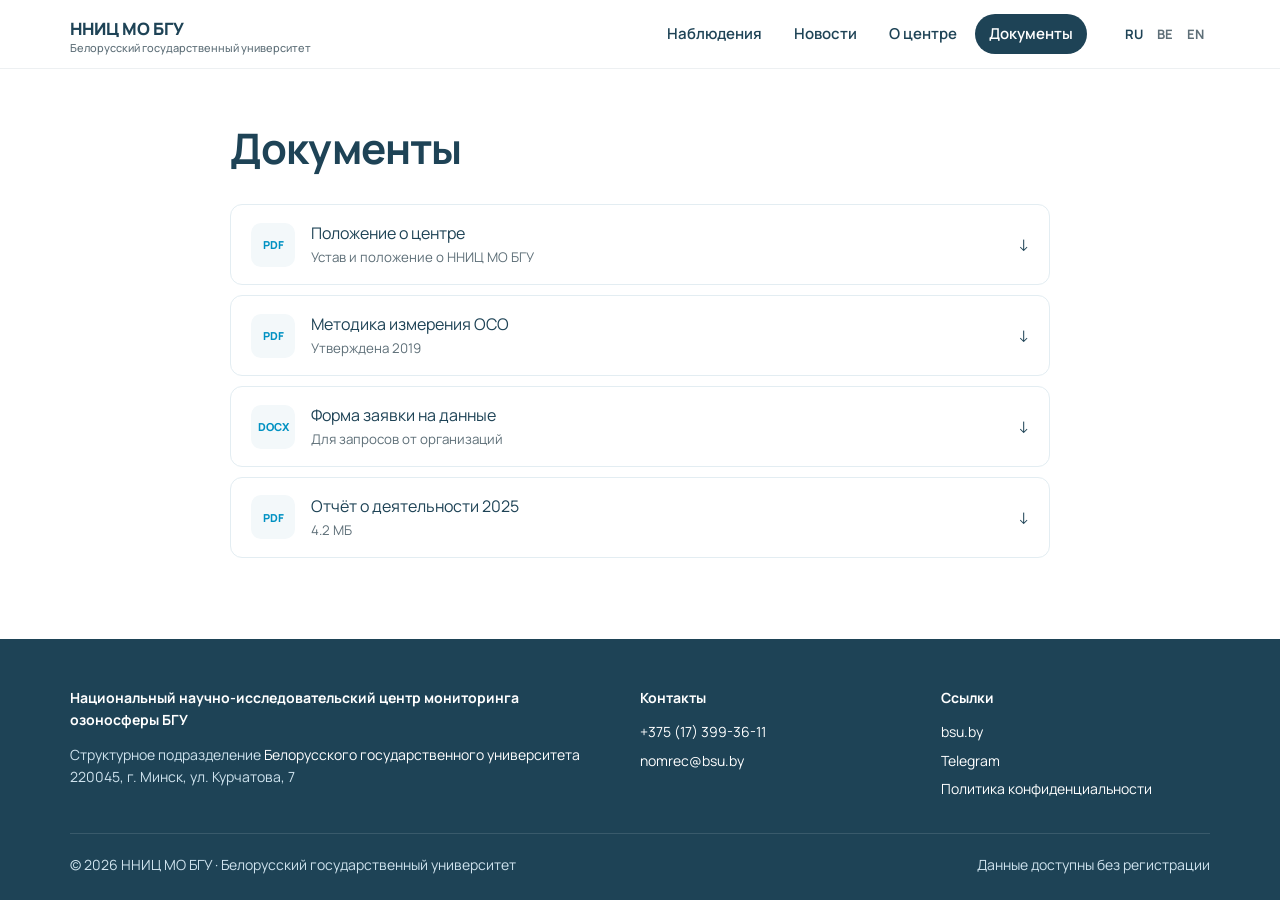
<file: documents.html>
<!doctype html>
<html lang="ru"><head><meta charset="utf-8"><meta name="viewport" content="width=device-width,initial-scale=1">
<title>Документы — ННИЦ МО БГУ</title>
<link href="https://fonts.googleapis.com/css2?family=Manrope:wght@400;500;600;700;800&display=swap" rel="stylesheet">
<link rel="icon" href="assets/img/brand/favicon.ico" sizes="any">
<link rel="icon" type="image/png" sizes="32x32" href="assets/img/brand/favicon-32.png">
<link rel="icon" type="image/png" sizes="16x16" href="assets/img/brand/favicon-16.png">
<link rel="apple-touch-icon" sizes="180x180" href="assets/img/brand/favicon-180.png">
<link rel="manifest" href="assets/img/brand/site.webmanifest">
<meta name="theme-color" content="#1e4356">
<link rel="stylesheet" href="assets/style.css?v=82">
</head><body>
<div id="header"></div><script src="assets/layout.js?v=82"></script>
<section><div class="container" style="max-width:860px">
  <h1 style="margin-bottom:32px">Документы</h1>
  <div class="doc-list" id="docs"></div>
</div></section>
<div id="footer"></div>
<script>
const docs = [["Положение о центре","PDF","Устав и положение о ННИЦ МО БГУ"],["Методика измерения ОСО","PDF","Утверждена 2019"],["Форма заявки на данные","DOCX","Для запросов от организаций"],["Отчёт о деятельности 2025","PDF","4.2 МБ"]];
document.getElementById("docs").innerHTML = docs.map(([t,e,s]) => `<a class="doc" href="#"><span class="ext">${e}</span><span class="t">${t}<small>${s}</small></span><span>↓</span></a>`).join("");
</script>
</body></html>
</file>
<file: assets/style.css>
:root{
  --ink:#1e4356; --ink-2:#27556d; --accent:#68a4c4; --accent-2:#0091c2;
  --sky:#a2cce3; --bg:#ffffff; --bg-soft:#f3f8fa; --line:#e3edf2;
  --muted:#5e6f78; --radius:14px; --max:1180px;
  --font:"Manrope",system-ui,-apple-system,"Segoe UI",sans-serif;
}
*{box-sizing:border-box;margin:0}
@view-transition{navigation:auto}
::view-transition-old(root){animation:.18s ease both vt-out}
::view-transition-new(root){animation:.28s ease both vt-in}
@keyframes vt-out{to{opacity:0;transform:translateY(-6px)}}
@keyframes vt-in{from{opacity:0;transform:translateY(8px)}}
main,body>section,.hero,.subnav{animation:page-in .35s ease}
@keyframes page-in{from{opacity:0;transform:translateY(8px)}}
.header{view-transition-name:header}
@media(prefers-reduced-motion:reduce){*,::view-transition-old(root),::view-transition-new(root){animation:none!important}}
body{font-family:var(--font);color:var(--ink);background:var(--bg);line-height:1.6;font-size:16px}
a{color:var(--accent-2);text-decoration:none}
a:hover{text-decoration:underline}
img{max-width:100%;display:block}
.container{max-width:var(--max);margin:0 auto;padding:0 20px}
.muted{color:var(--muted)}
h1{font-size:clamp(28px,4vw,42px);line-height:1.15;letter-spacing:-.02em}
h2{font-size:clamp(22px,2.6vw,28px);letter-spacing:-.01em;margin-bottom:20px}
h3{font-size:18px}
section{padding:56px 0}
.section-soft{background:var(--bg-soft)}
.section-head{display:flex;justify-content:space-between;align-items:baseline;gap:16px;margin-bottom:24px}
.section-head h2{margin:0}
.eyebrow{font-size:13px;font-weight:700;text-transform:uppercase;letter-spacing:.08em;color:var(--accent)}

/* header */
body{padding-top:68px;min-height:100vh;display:flex;flex-direction:column}
body>.footer{margin-top:auto}
body.has-hero{padding-top:0}
.header{position:fixed;top:0;left:0;right:0;z-index:20;background:rgba(255,255,255,.72);backdrop-filter:blur(14px) saturate(1.4);-webkit-backdrop-filter:blur(14px) saturate(1.4);border-bottom:1px solid rgba(30,67,86,.08);transition:background .3s,border-color .3s}
.header.dark{background:rgba(6,20,30,.35);border-bottom-color:rgba(255,255,255,.08)}
.header.dark .logo,.header.dark .nav a,.header.dark .lang a.active,.header.dark .burger{color:#fff}
.header.dark .logo small,.header.dark .lang a{color:#a9c4d3}
.header.dark .nav a:hover{background:rgba(255,255,255,.1)}
.header.dark .nav a.active{background:#fff;color:var(--ink)}
.header .container{display:flex;align-items:center;gap:32px;height:68px}
.logo{display:flex;align-items:center;gap:10px;font-weight:800;color:var(--ink);font-size:17px}
.logo:hover{text-decoration:none}
.logo-mark{width:62px;height:51px;flex-shrink:0;object-fit:contain}
.logo small{display:block;font-weight:500;font-size:11px;color:var(--muted);line-height:1}
.nav{display:flex;gap:4px;margin-left:auto}
.nav a{color:var(--ink);font-weight:600;padding:8px 14px;border-radius:999px;font-size:15px}
.nav a:hover{background:var(--bg-soft);text-decoration:none}
.nav a.active{background:var(--ink);color:#fff}
.lang{display:flex;gap:2px;font-size:13px;font-weight:700}
.lang a{color:var(--muted);padding:4px 6px}
.lang a.active{color:var(--ink)}
.burger{display:none;background:none;border:0;font-size:26px;color:var(--ink);margin-left:auto;cursor:pointer}
@media(max-width:860px){
  .burger{display:block}
  .nav{display:none;position:absolute;top:68px;left:0;right:0;background:#fff;flex-direction:column;padding:12px 20px;border-bottom:1px solid var(--line)}
  .nav.open{display:flex}
  .lang{display:none}
}

/* hero / today */
.hero{position:relative;overflow:hidden;background:radial-gradient(120% 90% at 50% 120%,#1e4356 0%,#10293a 55%,#081a26 100%);color:#fff;padding:140px 0 80px}
.hero>.container{position:relative;z-index:1}
.hero::before{content:"";position:absolute;inset:0;z-index:0;background:url(img/atmosphere.jpg) center 20%/cover no-repeat;animation:hero-zoom 30s ease-in-out infinite alternate}
.hero::after{content:"";position:absolute;inset:0;z-index:0;background:
  linear-gradient(90deg,rgba(6,20,30,.92) 0%,rgba(6,20,30,.72) 45%,rgba(6,20,30,.35) 100%),
  linear-gradient(0deg,rgba(6,20,30,.85) 0%,rgba(6,20,30,0) 45%)}
@keyframes hero-zoom{to{transform:scale(1.08)}}
.hero .eyebrow{color:var(--sky)}
.hero h1{margin:8px 0 6px}
.hero p{color:#cfe3ee;max-width:640px}
.today{display:grid;grid-template-columns:repeat(3,1fr);gap:16px;margin-top:32px}
.station{background:rgba(255,255,255,.08);border:1px solid rgba(255,255,255,.14);border-radius:var(--radius);padding:20px}
.station h3{font-size:15px;color:var(--sky);font-weight:700;margin-bottom:12px}
.station .vals{display:flex;gap:24px}
.val b{font-size:34px;font-weight:800;line-height:1}
.val span{display:block;font-size:12px;color:#cfe3ee;margin-top:4px}
.uvi-badge{display:inline-block;font-size:11px;font-weight:700;padding:2px 8px;border-radius:999px;margin-left:6px;vertical-align:middle}
.uvi-low{background:#3aa76d;color:#fff}.uvi-mod{background:#e8c22a;color:#222}.uvi-high{background:#e8862a;color:#fff}
.spark{margin-top:14px;height:40px}
.hero-actions{margin-top:28px;display:flex;gap:12px;flex-wrap:wrap}
@media(max-width:860px){.today{grid-template-columns:1fr}}

/* buttons */
.btn{display:inline-flex;align-items:center;gap:8px;font-weight:700;font-size:15px;padding:11px 20px;border-radius:999px;border:1px solid transparent;cursor:pointer;font-family:inherit}
.btn:hover{text-decoration:none}
.btn-primary{background:var(--accent-2);color:#fff}
.btn-primary:hover{background:#007aa4}
.btn-light{background:#fff;color:var(--ink)}
.btn-ghost{background:transparent;color:var(--ink);border-color:var(--line)}
.btn-ghost-light{background:transparent;color:#fff;border-color:rgba(255,255,255,.35)}
.btn-ghost:hover{border-color:var(--accent)}

/* news */
.news-grid{display:grid;grid-template-columns:1.4fr 1fr;gap:24px}
.news-side{display:grid;gap:24px}
.card{display:flex;flex-direction:column;background:#fff;border:1px solid var(--line);border-radius:var(--radius);overflow:hidden;color:var(--ink);transition:transform .15s,box-shadow .15s}
.card:hover{text-decoration:none;transform:translateY(-2px);box-shadow:0 10px 30px rgba(30,67,86,.08)}
.card .thumb{aspect-ratio:16/9;background:var(--bg-soft);overflow:hidden}
.card .thumb img{width:100%;height:100%;object-fit:cover}
.card .body{padding:18px 20px 20px;display:flex;flex-direction:column;gap:8px;flex:1}
.card .date{font-size:13px;color:var(--muted)}
.card h3{line-height:1.3}
.card p{color:var(--muted);font-size:15px;display:-webkit-box;-webkit-line-clamp:3;-webkit-box-orient:vertical;overflow:hidden}
.card.big h3{font-size:24px}
.card.row{flex-direction:row}
.card.row .thumb{width:42%;aspect-ratio:auto;flex-shrink:0}
.news-list{display:grid;grid-template-columns:repeat(3,1fr);gap:24px}
@media(max-width:860px){.news-grid,.news-list{grid-template-columns:1fr}.card.row{flex-direction:column}.card.row .thumb{width:100%;aspect-ratio:16/9}}
.pager{display:flex;gap:6px;justify-content:center;margin-top:40px}
.pager a{min-width:40px;height:40px;display:grid;place-items:center;border-radius:10px;border:1px solid var(--line);color:var(--ink);font-weight:600}
.pager a.active{background:var(--ink);color:#fff;border-color:var(--ink)}

/* article */
.article{max-width:760px;margin:0 auto}
.article .cover{border-radius:var(--radius);overflow:hidden;aspect-ratio:16/9;margin:28px 0}
.article .cover img{width:100%;height:100%;object-fit:cover}
.prose{font-size:17px;line-height:1.75}
.prose p,.prose ul,.prose blockquote,.prose h2{margin-bottom:18px}
.prose h2{font-size:22px;margin-top:32px}
.prose blockquote{border-left:3px solid var(--accent);padding:4px 0 4px 18px;color:var(--muted);font-style:italic}
.prose ul{padding-left:22px}
.source{display:flex;align-items:center;gap:16px;margin-top:36px;padding:18px 20px;border:1px solid var(--line);border-radius:var(--radius);background:var(--bg-soft)}
.source .ico{width:44px;height:44px;border-radius:10px;background:#fff;display:grid;place-items:center;font-size:20px;border:1px solid var(--line)}
.source .meta{flex:1;min-width:0}
.source .meta small{display:block;color:var(--muted);font-size:12px;text-transform:uppercase;letter-spacing:.06em;font-weight:700}
.source .meta b{display:block;white-space:nowrap;overflow:hidden;text-overflow:ellipsis}
.back{display:inline-flex;gap:6px;font-weight:600;color:var(--muted);margin-bottom:16px}

/* observations */
.obs-cards{display:grid;grid-template-columns:repeat(3,1fr);gap:16px}
.obs-card{border:1px solid var(--line);border-radius:var(--radius);padding:20px;background:#fff}
.obs-card h3{font-size:15px;color:var(--muted);margin-bottom:10px}
.obs-card .row{display:flex;justify-content:space-between;padding:8px 0;border-top:1px solid var(--line);font-size:15px}
.obs-card .row b{font-size:17px}
@media(max-width:860px){.obs-cards{grid-template-columns:1fr}}
.panel{background:#fff;border:1px solid var(--line);border-radius:var(--radius);padding:24px}
.filters{display:flex;flex-wrap:wrap;gap:12px;align-items:flex-end;margin-bottom:20px}
.field{display:flex;flex-direction:column;gap:4px;font-size:13px;font-weight:600;color:var(--muted)}
.field select,.field input{font:inherit;font-size:15px;color:var(--ink);padding:9px 12px;border:1px solid var(--line);border-radius:10px;background:#fff;min-width:150px}
.seg{display:inline-flex;border:1px solid var(--line);border-radius:10px;overflow:hidden}
.seg button{font:inherit;font-size:14px;font-weight:600;border:0;background:#fff;padding:9px 14px;cursor:pointer;color:var(--muted)}
.seg button.on{background:var(--ink);color:#fff}
.chart-box{height:360px}
.table-wrap{overflow:auto;max-height:420px;border:1px solid var(--line);border-radius:10px}
table{border-collapse:collapse;width:100%;font-size:14px;font-variant-numeric:tabular-nums}
th,td{padding:9px 14px;text-align:right;border-bottom:1px solid var(--line);white-space:nowrap}
th:first-child,td:first-child{text-align:left}
thead th{position:sticky;top:0;background:var(--bg-soft);font-size:12px;text-transform:uppercase;letter-spacing:.04em;color:var(--muted)}
.download{display:flex;gap:10px;margin-left:auto}
.info-grid{display:grid;grid-template-columns:repeat(4,1fr);gap:16px}
.info-grid .obs-card p{font-size:14px;color:var(--muted)}
@media(max-width:860px){.info-grid{grid-template-columns:1fr 1fr}}

/* about */
.subnav{position:sticky;top:68px;z-index:10;background:#fff;border-bottom:1px solid var(--line)}
.subnav .container{display:flex;gap:4px;overflow:auto;padding-top:10px;padding-bottom:10px}
.subnav a{white-space:nowrap;padding:6px 14px;border-radius:999px;color:var(--muted);font-weight:600;font-size:14px}
.subnav a:hover{background:var(--bg-soft);text-decoration:none;color:var(--ink)}
.split{display:grid;grid-template-columns:1fr 1fr;gap:48px;align-items:center}
.split img{border-radius:var(--radius);aspect-ratio:4/3;object-fit:cover;width:100%}
@media(max-width:860px){.split{grid-template-columns:1fr}}
.stats{display:flex;gap:40px;margin-top:24px}
.stats b{font-size:32px;display:block;line-height:1}
.stats span{font-size:13px;color:var(--muted)}
.people{display:grid;grid-template-columns:repeat(4,1fr);gap:20px}
.person{text-align:center;color:var(--ink)}
.person:hover{text-decoration:none}
.person .ph{aspect-ratio:1;border-radius:50%;overflow:hidden;background:var(--bg-soft);margin:0 auto 12px;width:140px}
.person .ph img{width:100%;height:100%;object-fit:cover}
.person b{display:block}
.person small{color:var(--muted)}
@media(max-width:860px){.people{grid-template-columns:1fr 1fr}}
.devices{display:grid;grid-template-columns:repeat(3,1fr);gap:20px}
@media(max-width:860px){.devices{grid-template-columns:1fr}}

/* documents */
.doc-list{display:grid;gap:10px}
.doc{display:flex;align-items:center;gap:16px;padding:16px 20px;border:1px solid var(--line);border-radius:12px;color:var(--ink)}
.doc:hover{border-color:var(--accent);text-decoration:none}
.doc .ext{width:44px;height:44px;border-radius:10px;background:var(--bg-soft);display:grid;place-items:center;font-size:11px;font-weight:800;color:var(--accent-2)}
.doc .t{flex:1}
.doc .t small{display:block;color:var(--muted)}

/* footer */
.footer{background:var(--ink);color:#cfe3ee;padding:48px 0 24px;font-size:14px}
.footer a{color:#fff}
.footer .cols{display:grid;grid-template-columns:2fr 1fr 1fr;gap:32px}
.footer h4{color:#fff;font-size:14px;margin-bottom:12px}
.footer ul{list-style:none;padding:0;display:grid;gap:6px}
.footer .copy{border-top:1px solid rgba(255,255,255,.12);margin-top:32px;padding-top:20px;display:flex;justify-content:space-between;flex-wrap:wrap;gap:8px}
@media(max-width:860px){.footer .cols{grid-template-columns:1fr}}

/* team member */
.profile{display:grid;grid-template-columns:260px 1fr;gap:48px;align-items:start}
.profile .ph{border-radius:var(--radius);overflow:hidden;aspect-ratio:3/4;background:var(--bg-soft)}
.profile .ph img{width:100%;height:100%;object-fit:cover}
.contacts{display:grid;gap:8px;margin-top:20px;font-size:15px}
.contacts span{color:var(--muted);display:inline-block;width:80px}
.chips{display:flex;flex-wrap:wrap;gap:8px}
.chip{background:var(--bg-soft);border:1px solid var(--line);border-radius:999px;padding:5px 14px;font-size:14px;font-weight:600}
.timeline{display:grid;gap:0;border-left:2px solid var(--line);padding-left:20px}
.timeline div{position:relative;padding:8px 0}
.timeline div::before{content:"";position:absolute;left:-26px;top:16px;width:10px;height:10px;border-radius:50%;background:var(--accent)}
.timeline b{display:inline-block;min-width:110px;color:var(--accent-2)}
.block{margin-top:36px}
.block h2{font-size:20px;margin-bottom:14px}
.pubs{display:grid;gap:12px;padding:0;list-style:none}
.pubs li{padding:14px 16px;border:1px solid var(--line);border-radius:12px;font-size:15px}
.pubs b{color:var(--accent-2);margin-right:8px}
@media(max-width:860px){.profile{grid-template-columns:1fr}.profile .ph{max-width:260px}}

/* staff list */
.search{font:inherit;font-size:15px;padding:9px 14px;border:1px solid var(--line);border-radius:999px;min-width:260px;background:#fff;color:var(--ink)}
button.chip{font-family:inherit;cursor:pointer;color:var(--ink)}
.chip.on{background:var(--ink);color:#fff;border-color:var(--ink)}
.dept{margin-bottom:36px}
.dept h3{font-size:17px;padding-bottom:10px;border-bottom:1px solid var(--line);margin-bottom:14px}
.staff{display:grid;grid-template-columns:repeat(3,1fr);gap:8px 20px}
.staff-item{display:flex;gap:12px;align-items:center;padding:8px;border-radius:12px;color:var(--ink)}
.staff-item:hover{background:#fff;text-decoration:none}
.staff-item img{width:52px;height:52px;border-radius:50%;object-fit:cover;flex-shrink:0;background:var(--line)}
.staff-item b{display:block;font-size:15px;line-height:1.3}
.staff-item small{color:var(--muted);font-size:13px;line-height:1.3;display:block}
@media(max-width:960px){.staff{grid-template-columns:1fr 1fr}}
@media(max-width:600px){.staff{grid-template-columns:1fr}.search{min-width:0;width:100%}.section-head{flex-wrap:wrap}}
/* hero controls */
.hero-ctrl{display:flex;flex-wrap:wrap;gap:12px;margin-top:28px}
.seg.dark{border-color:rgba(255,255,255,.25)}
.seg.dark button{background:transparent;color:#cfe3ee}
.seg.dark button.on{background:#fff;color:var(--ink)}
.station .unit{font-size:13px;color:#cfe3ee;margin-top:6px}

.units{display:grid;grid-template-columns:repeat(auto-fit,minmax(210px,1fr));gap:16px}
.unit{border:1px solid var(--line);border-radius:var(--radius);padding:20px;font-weight:700;font-size:16px;line-height:1.35;background:#fff}
.unit span{display:block;font-size:13px;color:var(--accent);margin-bottom:10px;font-weight:800}

.oz-lab{font:700 13px var(--font);letter-spacing:.35em;fill:#cfe9f7;opacity:.75;text-anchor:middle}
.oz-band{animation:oz-glow 6s ease-in-out infinite}
@keyframes oz-glow{50%{stroke-width:11;opacity:.7}}
.station{background:rgba(8,26,38,.45);backdrop-filter:blur(6px)}
.art-box{border-radius:var(--radius);overflow:hidden;aspect-ratio:4/3;background:radial-gradient(120% 90% at 50% 120%,#1e4356 0%,#10293a 55%,#081a26 100%)}
.art-box .oz-art{width:100%;height:100%;display:block}

.photo{border-radius:var(--radius);aspect-ratio:4/3;object-fit:cover;width:100%}
@media(max-width:860px){.header.dark .nav{background:rgba(6,20,30,.95)}}

/* big chart */
.big-chart{padding:28px 32px}
.chart-head{display:flex;justify-content:space-between;align-items:center;gap:16px;flex-wrap:wrap;margin-bottom:12px}
.chart-head h2{margin:0;font-size:26px}
.asof{font-size:13px;font-weight:600;color:var(--muted);margin-left:6px;letter-spacing:0}
.big-chart .chart-box{height:min(560px,62vh)}
.chart-ctrl{display:flex;justify-content:center;gap:12px;flex-wrap:wrap;margin-top:18px}
.seg button:disabled{opacity:.35;cursor:not-allowed}
.export{margin-top:24px;border-top:1px solid var(--line);padding-top:16px}
.export summary{cursor:pointer;font-weight:700;color:var(--accent-2);list-style:none}
.export summary::before{content:"⬇ "}
.export .filters{margin:16px 0 0;align-items:center}
@media(max-width:600px){.big-chart{padding:18px 14px}.big-chart .chart-box{height:380px}}

/* hero: Минск крупно + остальные компактно */
.today{grid-template-columns:2fr 1fr}
.today .side{display:grid;gap:16px}
.station.main .spark{height:150px;margin-top:18px}
.station.mini{padding:16px 18px}
.station.mini .val b{font-size:26px}
.station .asof{color:#a9c4d3;margin:0;font-size:12px;font-weight:600}
.station h3{display:flex;justify-content:space-between;align-items:baseline;gap:8px}
@media(max-width:860px){.today{grid-template-columns:1fr}}

/* hero v3: широкий график Минска + параметры справа */
.hero-grid{display:grid;grid-template-columns:1fr 220px;gap:16px;margin-top:32px;align-items:stretch}
.hero-grid .station.main{height:100%}
.station.main .spark{height:220px;flex:none}
.hero-note{margin-top:16px;padding-top:14px;border-top:1px solid rgba(255,255,255,.12);font-size:15px;line-height:1.6;color:#cfe3ee}
.hero-note b{color:#fff}
.hero-side{display:flex;flex-direction:column;gap:20px;background:rgba(8,26,38,.45);backdrop-filter:blur(6px);border:1px solid rgba(255,255,255,.14);border-radius:var(--radius);padding:20px}
.side-label{display:block;font-size:12px;font-weight:700;text-transform:uppercase;letter-spacing:.08em;color:var(--sky);margin-bottom:8px}
.vseg{display:flex;flex-direction:column;gap:4px}
.vseg.row{flex-direction:row}
.vseg button{font:inherit;font-size:14px;font-weight:600;text-align:left;padding:9px 12px;border-radius:10px;border:0;background:transparent;color:#cfe3ee;cursor:pointer}
.vseg.row button{flex:1;text-align:center;padding:9px 6px}
.vseg button:hover{background:rgba(255,255,255,.08)}
.vseg button.on{background:#fff;color:var(--ink)}
@media(max-width:860px){.hero-grid{grid-template-columns:1fr}.hero-side{order:-1}.vseg{flex-direction:row;flex-wrap:wrap}}

/* наблюдения: компактнее */
.obs-card{padding:14px 18px}
.obs-card h3{margin-bottom:4px}
.obs-card .row{padding:5px 0;font-size:14px}
.obs-card .row b{font-size:15px}
.big-chart{padding:20px 24px}
.big-chart .chart-box{height:min(400px,48vh)}
.chart-head h2{font-size:22px}

.side-link{margin-top:auto;color:#fff;font-weight:700;font-size:14px;padding-top:14px;border-top:1px solid rgba(255,255,255,.12)}
.hero{padding-bottom:64px}
.obs-card .rows{display:grid;grid-template-columns:1fr 1fr;column-gap:20px}
.big-chart .chart-box{height:min(360px,40vh)}
.obs-card .row b{white-space:nowrap}

.hero-grid{align-items:start}
.hero-grid .station.main{height:auto}
.hero-side .side-link{margin-top:4px}
.hero-note{margin-top:20px;padding-top:0;border-top:0;max-width:760px}
.hero-side{gap:14px;padding:16px}.vseg button{padding:7px 12px}.hero-side .side-link{padding-top:12px}

/* единый лид-текст с городами */
.hero-lead{font-size:18px;line-height:1.7;color:#d6e6ef;max-width:820px;margin-top:12px}
.hero-lead b{color:#fff}
.city{display:inline-flex;align-items:center;gap:7px;font-weight:700;color:#fff;white-space:nowrap}
.pulse{position:relative;width:8px;height:8px;border-radius:50%;background:#7fd6ff;box-shadow:0 0 10px #7fd6ff}
.pulse::after{content:"";position:absolute;inset:-4px;border-radius:50%;border:2px solid #7fd6ff;opacity:0;animation:pulse 2.4s ease-out infinite}
.city:nth-child(2) .pulse::after{animation-delay:.8s}
.city:nth-child(3) .pulse::after{animation-delay:1.6s}
@keyframes pulse{0%{transform:scale(.4);opacity:.9}100%{transform:scale(1.8);opacity:0}}
.city{display:inline;white-space:nowrap}
.city .pulse{display:inline-block;vertical-align:middle;margin:-2px 7px 0 3px}

.hero-stations{list-style:none;padding:0;display:flex;gap:8px;flex-wrap:wrap;margin-top:16px}
.hero-stations li{display:flex;align-items:center;gap:8px;font-size:14px;font-weight:600;padding:6px 14px;border-radius:999px;background:rgba(255,255,255,.08);border:1px solid rgba(255,255,255,.14)}
.hero-stations i{width:7px;height:7px;border-radius:50%;background:var(--sky)}

/* исходный hero: три станции */
.today{grid-template-columns:repeat(3,1fr)}
@media(max-width:860px){.today{grid-template-columns:1fr}}
/* карточки наблюдений выше */
.obs-cards .obs-card{padding:20px 22px}
.obs-cards .obs-card h3{margin-bottom:10px}
.obs-cards .obs-card .row{padding:10px 0;font-size:15px}
.obs-cards .obs-card .row b{font-size:17px}
/* чтобы на первом экране был виден начало блока «Что мы измеряем» */
.big-chart .chart-box{height:min(280px,32vh)}
#download{padding:20px 0!important}
#download + section{padding-top:32px}
.big-chart{padding:18px 24px}
.big-chart .chart-box{height:min(250px,28vh)}
.big-chart .export{margin-top:14px;padding-top:12px}
.big-chart .chart-ctrl{margin-top:12px}
.big-chart .chart-box{height:min(300px,32vh)}

/* наблюдения: график + карточка выбранного города */
.obs-main{display:grid;grid-template-columns:1fr 280px;gap:20px;align-items:start}
.city-card{padding:22px 22px}
.city-card h3{font-size:26px;color:var(--ink);margin:6px 0 0}
.city-card .asof{display:block;margin:2px 0 12px}
.city-card .row{padding:11px 0;font-size:15px}
.city-card .row b{font-size:18px}
@media(max-width:960px){.obs-main{grid-template-columns:1fr}}
.obs-main .big-chart .chart-box{height:max(300px,calc(100vh - 540px))}

.obs-side{display:grid;gap:16px}
.dl-card{display:grid;gap:10px;padding:18px 22px}
.dl-card .field input{width:100%;min-width:0}
.dl-btns{display:flex;gap:8px}
.dl-btns .btn{flex:1;justify-content:center;padding:10px 12px}
.dl-card small{font-size:12px}

.city-card{padding:18px 22px}
.city-card h3{font-size:22px}
.city-card .asof{margin-bottom:6px}
.city-card .row{padding:8px 0}
.dl-card{padding:16px 22px;gap:8px}
.dl-dates{display:grid;grid-template-columns:1fr 1fr;gap:8px}
.dl-dates .field input{padding:8px 8px;font-size:13px}
/* график тянется по высоте правой колонки */
.obs-main{align-items:stretch}
.obs-main .big-chart{display:flex;flex-direction:column}
.obs-main .big-chart .chart-box{flex:1;height:auto;min-height:300px}
.obs-main{grid-template-columns:minmax(0,1fr) 280px}
.dl-dates .field{min-width:0}
.dl-dates .field input{min-width:0!important;width:100%}
.obs-main .big-chart .chart-box{min-height:max(300px,calc(100vh - 560px))}
/* компактная карточка города, «Скачать данные» по низу графика */
.obs-side{display:flex;flex-direction:column;gap:16px}
.obs-side .dl-card{margin-top:auto}
/* блок «Скачать данные» крупнее */
.obs-side .dl-card{flex:1;display:flex;flex-direction:column;justify-content:space-between;gap:10px;padding:18px 22px}
.dl-card .eyebrow{font-size:13px}
.dl-dates{grid-template-columns:1fr 1fr;gap:10px}
.dl-dates .field{font-size:13px}
.dl-dates .field input{padding:10px 6px;font-size:13px}
.dl-btns .btn{padding:12px 14px;font-size:15px}
.dl-card small{font-size:13px}
/* нижний блок всегда до низа окна — футер только после прокрутки */
#download{display:flex;flex-direction:column}
#download>.container{flex:1;display:flex;flex-direction:column;width:100%}
#download .obs-main{flex:1}
.obs-side .dl-card{justify-content:center;gap:12px}
.obs-side .dl-card .dl-dates{margin-top:0}
/* «Последние данные» тянется, «Скачать данные» компактнее */
.obs-side .city-card{flex:1;display:flex;flex-direction:column}
.obs-side .city-card .row{flex:1;align-items:center;max-height:72px}
.obs-side .dl-card{flex:none;gap:10px;padding:16px 20px}
.dl-card .eyebrow{font-size:12px}
.dl-dates .field input{padding:8px 6px}
.dl-btns .btn{padding:10px 12px;font-size:14px}
.dl-card small{font-size:12px}

/* ===== новости на главной: сетка 3:2 ===== */
.nl-grid{display:grid;grid-template-columns:repeat(3,1fr);gap:24px}
.thumb.r32{aspect-ratio:3/2}
@media(max-width:860px){.nl-grid{grid-template-columns:1fr}}

/* ===== наблюдения: правки ===== */
#download + *, .glossary-row{}
section.section-soft .info-grid{gap:20px}
section.section-soft .info-grid .obs-card{padding:22px 24px}
section.section-soft .info-grid .obs-card h3{font-size:18px;color:var(--ink);margin-bottom:8px}
section.section-soft .info-grid .obs-card p{font-size:16px;line-height:1.55}
section.section-soft h2{font-size:22px!important}
.obs-main .big-chart .chart-box{min-height:280px}
.obs-side .city-card .row{max-height:46px;padding:6px 0}
#download{padding:16px 0!important}
.obs-side{gap:12px}
.obs-side .city-card{padding:14px 20px}
.obs-side .city-card h3{font-size:20px;margin-top:2px}
.obs-side .city-card .asof{margin:0 0 4px}
.obs-side .city-card .row{max-height:40px;padding:4px 0}
.obs-side .dl-card{padding:12px 18px;gap:8px}
.obs-main .big-chart{padding:14px 22px}
.obs-main .big-chart .chart-ctrl{margin-top:8px}
.obs-main .big-chart .chart-box{min-height:240px}

/* скачать данные — полоса под графиком; график ниже */
#download,#download>.container,#download .obs-main{display:block}
#download .obs-main{display:grid}
#download{padding:20px 0 28px!important}
.obs-main .big-chart .chart-box{flex:none;height:260px;min-height:0}
.dl-bar{display:flex;align-items:flex-end;gap:16px;flex-wrap:wrap;margin-top:20px;padding:18px 22px}
.dl-bar>div{flex:1;min-width:220px;display:grid;gap:4px}
.dl-bar small{font-size:13px}
.dl-bar .field input{min-width:160px}

/* узкая полоса скачивания, график выше, карточка вровень с графиком */
.dl-bar{align-items:center;gap:12px;padding:10px 18px;margin-top:16px}
.dl-bar .eyebrow{margin-right:auto;font-size:12px}
.dl-bar .inline{display:flex;align-items:center;gap:6px;font-size:13px;color:var(--muted);font-weight:600}
.dl-bar .inline input{font:inherit;font-size:13px;color:var(--ink);padding:6px 8px;border:1px solid var(--line);border-radius:8px}
.dl-bar .btn{padding:7px 14px;font-size:13px}
.obs-main .big-chart .chart-box{height:340px}
#download .obs-main{align-items:stretch}
#download .obs-side{display:flex;flex-direction:column}
#download .obs-side .city-card{flex:1}

/* скачать данные — справа под карточкой */
#download .obs-side{gap:12px}
#download .obs-side .dl-card{flex:none;margin:0;display:flex;flex-direction:column;gap:8px;padding:14px 18px;justify-content:flex-start}
#download .obs-side .dl-card .dl-dates{margin:0}

/* футер — только после прокрутки: блок тянется до низа окна, график растёт */
#download{display:flex!important;flex-direction:column}
#download>.container{flex:1;display:flex!important;flex-direction:column;width:100%}
#download .obs-main{flex:1}
.obs-main .big-chart .chart-box{flex:1;height:auto;min-height:320px}
/* больше воздуха под графиком (график за счёт этого ниже), строки «Последних данных» свободнее */
#download{padding:20px 0 72px!important}
#download .obs-side .city-card .row{max-height:none;flex:none;padding:12px 0}
#download{padding-bottom:44px!important}

/* мини-графики с осями */
.today .station .spark{height:96px;margin-top:12px}

/* приземный озон: Минск плавно на всю ширину */
.today.solo{grid-template-columns:1fr}
.today.solo .station .spark{height:150px}
::view-transition-group(*){animation-duration:.45s;animation-timing-function:cubic-bezier(.2,.8,.2,1)}
</file>
